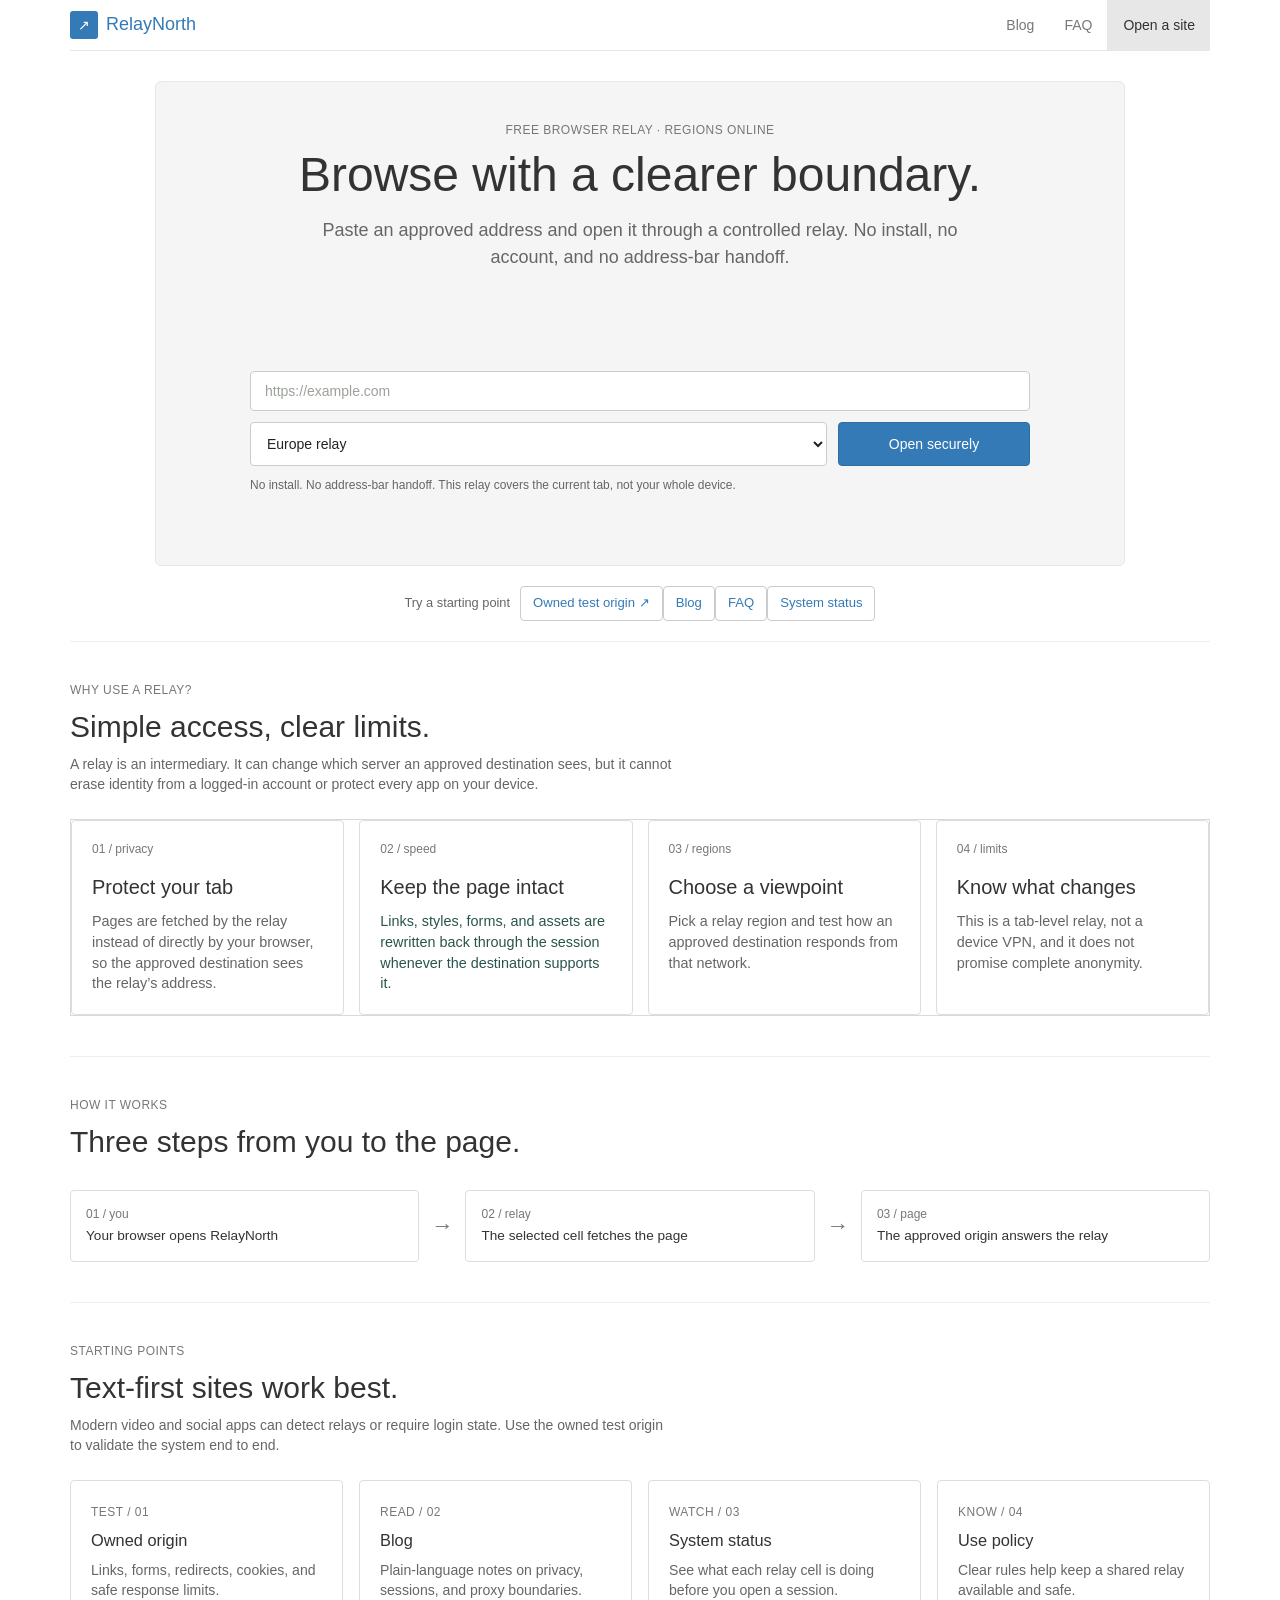
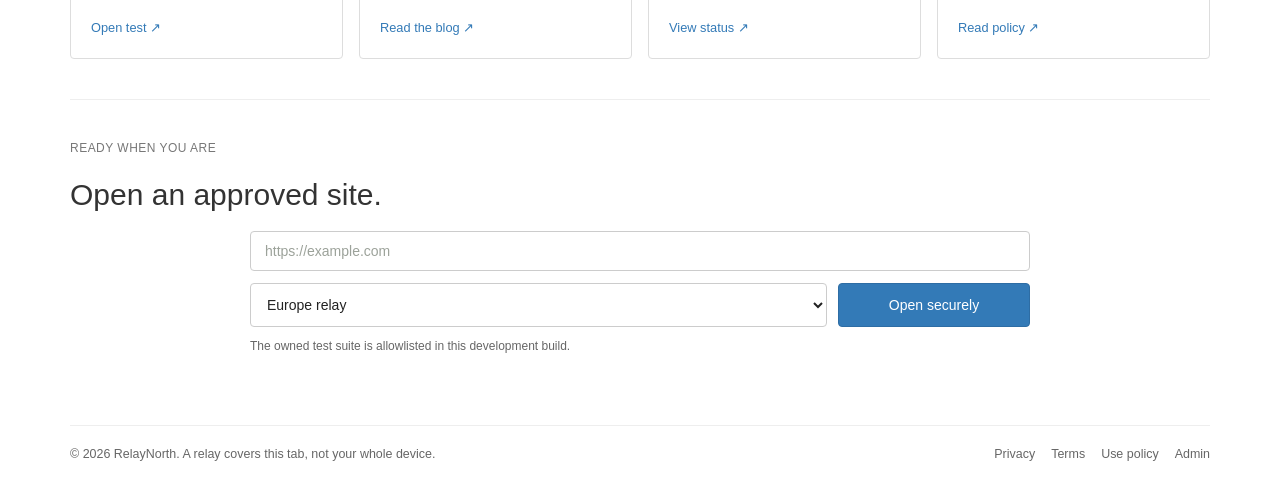
<file: index.html>
<!doctype html>
<html lang="en">
<head>
  <meta charset="utf-8"><meta name="viewport" content="width=device-width, initial-scale=1">
  <title>RelayNorth — a calmer web relay</title>
  <meta name="description" content="Open approved web destinations through a clear, region-aware browser relay.">
  <link rel="stylesheet" href="/styles.css">
</head>
<body>
  <div class="site-shell">
    <header class="topbar"><a class="brand" href="/"><span class="brand-mark">↗</span><span>RelayNorth</span></a><nav class="nav" aria-label="Main navigation"><a href="/blog">Blog</a><a href="/faq">FAQ</a><a class="nav-cta" href="/browse">Open a site</a></nav></header>
    <main>
      <section class="hero"><div><span class="kicker">Free browser relay · regions online</span><h1>Browse with a clearer <em>boundary.</em></h1><p class="hero-copy">Paste an approved address and open it through a controlled relay. No install, no account, and no address-bar handoff.</p></div>
        <form class="relay-form" data-relay-form><label class="url-field"><input name="url" type="url" placeholder="https://example.com" aria-label="Website address" required></label><div class="form-row"><div class="select-wrap"><select name="region" aria-label="Server location"><option value="eu">Europe relay</option><option value="us">United States relay</option><option value="apac">Asia relay</option></select></div><button class="primary-btn" type="submit">Open securely</button></div><p class="fine-print">No install. No address-bar handoff. This relay covers the current tab, not your whole device.</p><p class="form-status" data-form-status role="status"></p></form>
      </section>
      <div class="site-strip"><span>Try a starting point</span><a class="site-chip" href="/browse?url=http%3A%2F%2F127.0.0.1%3A9001%2F" target="_blank" rel="noopener">Owned test origin ↗</a><a class="site-chip" href="/blog">Blog</a><a class="site-chip" href="/faq">FAQ</a><a class="site-chip" href="/status">System status</a></div>
      <section class="section"><div class="section-heading"><span class="kicker">Why use a relay?</span><h2>Simple access, clear limits.</h2><p>A relay is an intermediary. It can change which server an approved destination sees, but it cannot erase identity from a logged-in account or protect every app on your device.</p></div><div class="feature-grid"><article class="feature-card"><span class="feature-index">01 / privacy</span><h3>Protect your tab</h3><p>Pages are fetched by the relay instead of directly by your browser, so the approved destination sees the relay’s address.</p></article><article class="feature-card"><span class="feature-index">02 / speed</span><h3>Keep the page intact</h3><p>Links, styles, forms, and assets are rewritten back through the session whenever the destination supports it.</p></article><article class="feature-card"><span class="feature-index">03 / regions</span><h3>Choose a viewpoint</h3><p>Pick a relay region and test how an approved destination responds from that network.</p></article><article class="feature-card"><span class="feature-index">04 / limits</span><h3>Know what changes</h3><p>This is a tab-level relay, not a device VPN, and it does not promise complete anonymity.</p></article></div></section>
      <section class="section"><div class="section-heading"><span class="kicker">How it works</span><h2>Three steps from you to the page.</h2></div><div class="diagram"><div class="diagram-step"><strong>01 / you</strong>Your browser opens RelayNorth</div><div class="arrow">→</div><div class="diagram-step"><strong>02 / relay</strong>The selected cell fetches the page</div><div class="arrow">→</div><div class="diagram-step"><strong>03 / page</strong>The approved origin answers the relay</div></div></section>
      <section class="section"><div class="section-heading"><span class="kicker">Starting points</span><h2>Text-first sites work best.</h2><p>Modern video and social apps can detect relays or require login state. Use the owned test origin to validate the system end to end.</p></div><div class="supported-grid"><a class="supported-card" href="/browse?url=http%3A%2F%2F127.0.0.1%3A9001%2F" target="_blank" rel="noopener"><span class="eyebrow">Test / 01</span><h3>Owned origin</h3><p>Links, forms, redirects, cookies, and safe response limits.</p><span class="card-arrow">Open test ↗</span></a><a class="supported-card" href="/blog"><span class="eyebrow">Read / 02</span><h3>Blog</h3><p>Plain-language notes on privacy, sessions, and proxy boundaries.</p><span class="card-arrow">Read the blog ↗</span></a><a class="supported-card" href="/status"><span class="eyebrow">Watch / 03</span><h3>System status</h3><p>See what each relay cell is doing before you open a session.</p><span class="card-arrow">View status ↗</span></a><a class="supported-card" href="/acceptable-use"><span class="eyebrow">Know / 04</span><h3>Use policy</h3><p>Clear rules help keep a shared relay available and safe.</p><span class="card-arrow">Read policy ↗</span></a></div></section>
      <section class="cta"><span class="kicker">Ready when you are</span><h2>Open an approved site.</h2><form class="relay-form" data-relay-form><label class="url-field"><input name="url" type="url" placeholder="https://example.com" aria-label="Website address" required></label><div class="form-row"><div class="select-wrap"><select name="region" aria-label="Server location"><option value="eu">Europe relay</option><option value="us">United States relay</option><option value="apac">Asia relay</option></select></div><button class="primary-btn" type="submit">Open securely</button></div><p class="fine-print">The owned test suite is allowlisted in this development build.</p><p class="form-status" data-form-status role="status"></p></form></section>
    </main>
    <footer class="footer"><span>© 2026 RelayNorth. A relay covers this tab, not your whole device.</span><div class="footer-links"><a href="/privacy">Privacy</a><a href="/terms">Terms</a><a href="/acceptable-use">Use policy</a><a href="/admin/">Admin</a></div></footer>
  </div><script src="/config.js"></script><script src="/app.js"></script>
</body></html>
</file>
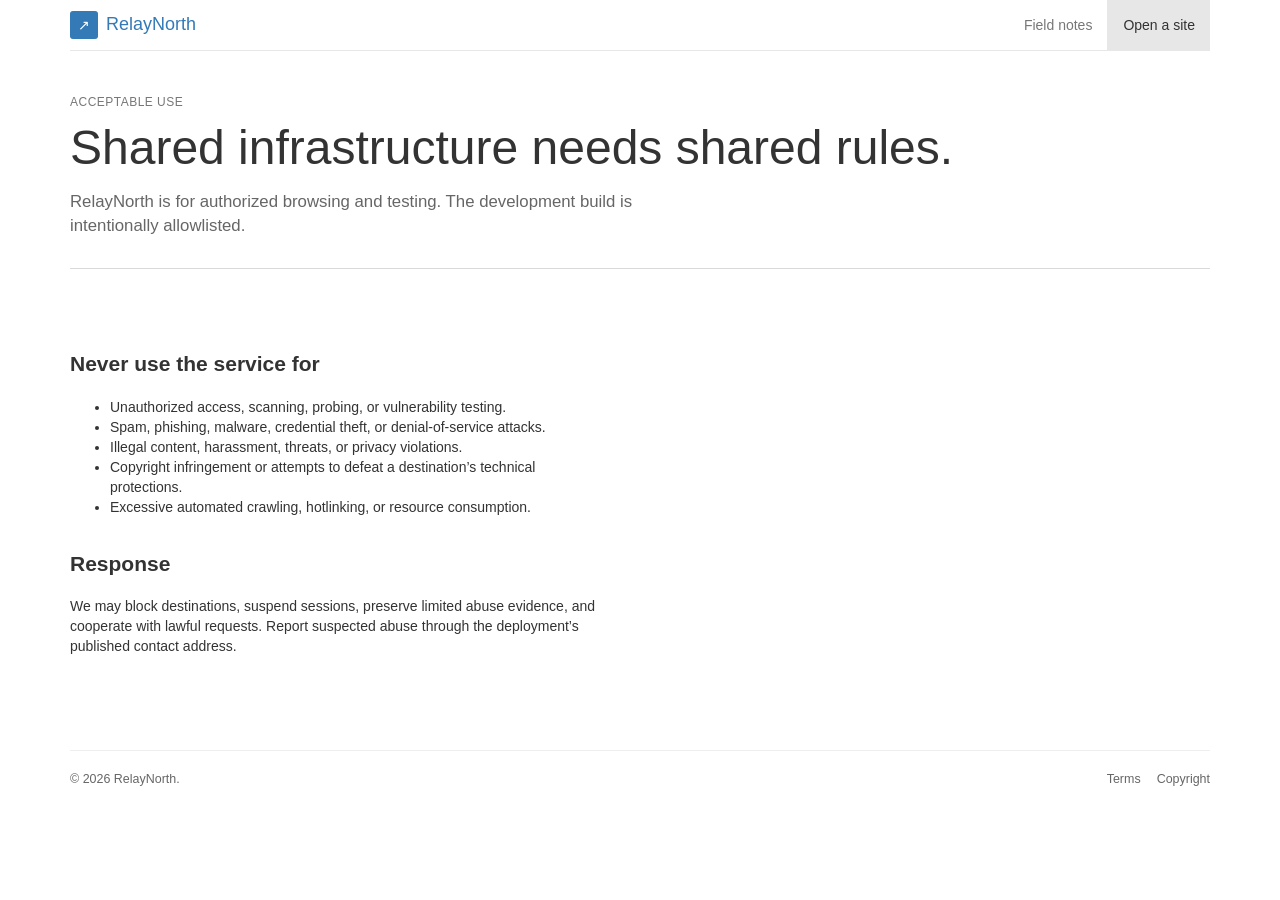
<file: acceptable-use.html>
<!doctype html><html lang="en"><head><meta charset="utf-8"><meta name="viewport" content="width=device-width, initial-scale=1"><title>Acceptable use | RelayNorth</title><link rel="stylesheet" href="/styles.css"></head><body><div class="site-shell"><header class="topbar"><a class="brand" href="/"><span class="brand-mark">↗</span><span>RelayNorth</span></a><nav class="nav"><a href="/blog">Field notes</a><a class="nav-cta" href="/">Open a site</a></nav></header><main><section class="page-intro"><span class="kicker">acceptable use</span><h1>Shared infrastructure needs shared rules.</h1><p>RelayNorth is for authorized browsing and testing. The development build is intentionally allowlisted.</p></section><section class="legal-copy"><h2>Never use the service for</h2><ul><li>Unauthorized access, scanning, probing, or vulnerability testing.</li><li>Spam, phishing, malware, credential theft, or denial-of-service attacks.</li><li>Illegal content, harassment, threats, or privacy violations.</li><li>Copyright infringement or attempts to defeat a destination’s technical protections.</li><li>Excessive automated crawling, hotlinking, or resource consumption.</li></ul><h2>Response</h2><p>We may block destinations, suspend sessions, preserve limited abuse evidence, and cooperate with lawful requests. Report suspected abuse through the deployment’s published contact address.</p></section></main><footer class="footer"><span>© 2026 RelayNorth.</span><div class="footer-links"><a href="/terms">Terms</a><a href="/copyright">Copyright</a></div></footer></div></body></html>
</file>
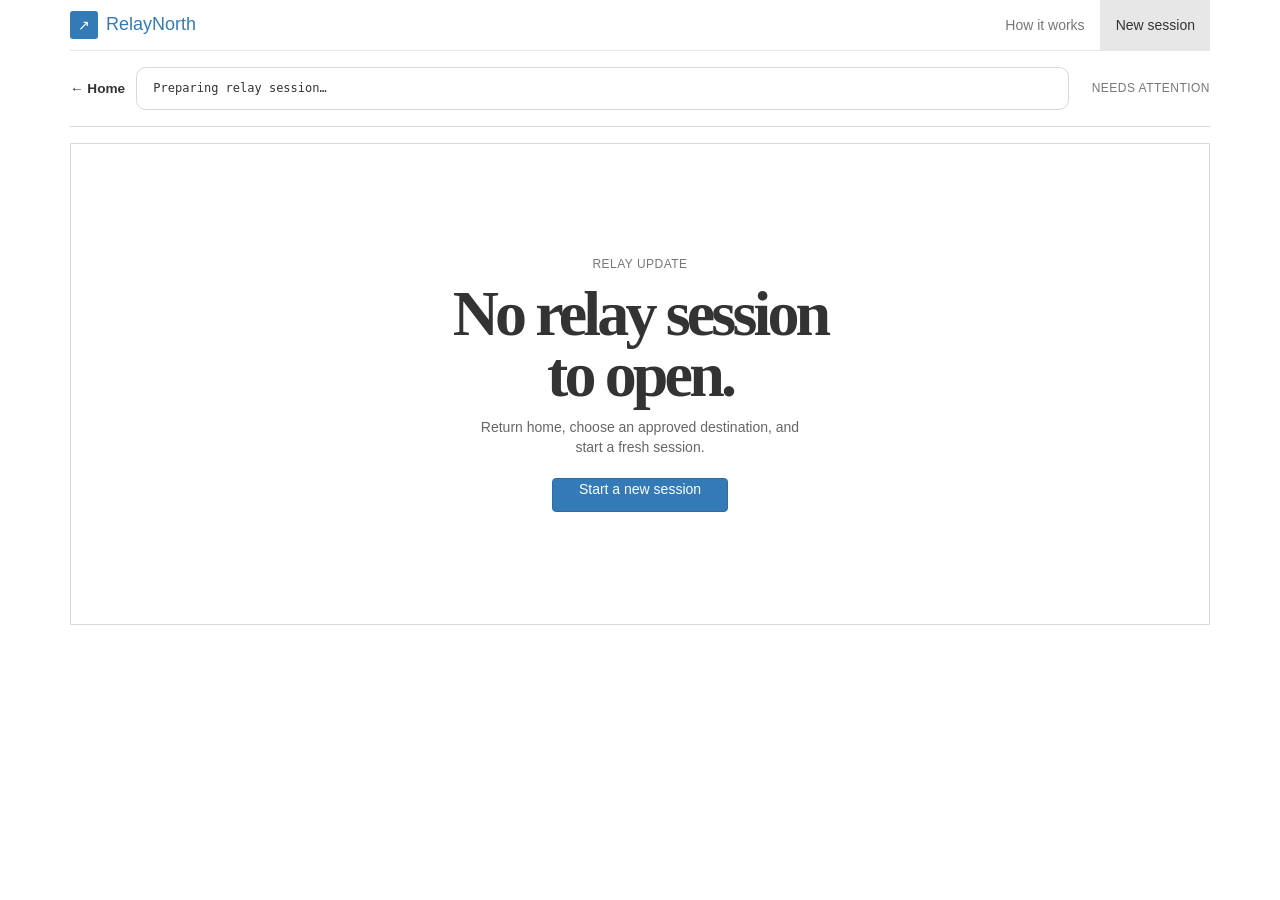
<file: browse.html>
<!doctype html>
<html lang="en">
<head>
  <meta charset="utf-8"><meta name="viewport" content="width=device-width, initial-scale=1"><meta name="referrer" content="no-referrer">
  <title>Open through RelayNorth</title><link rel="stylesheet" href="/styles.css">
  <style>
    body{min-height:100vh}.browser-shell{height:calc(100vh - 90px);display:grid;grid-template-rows:auto 1fr;gap:1rem;padding-bottom:1rem}.browser-toolbar{display:flex;gap:.7rem;align-items:center;padding:1rem 0;border-bottom:1px solid var(--line)}.browser-toolbar a{color:var(--cobalt);font-weight:800;font-size:.85rem}.browser-url{flex:1;min-width:0;padding:.75rem 1rem;border:1px solid var(--line);background:var(--white);border-radius:.6rem;overflow:hidden;text-overflow:ellipsis;white-space:nowrap;font-family:'DM Mono',monospace;font-size:.75rem}.browser-status{white-space:nowrap}.browser-ip{white-space:nowrap;color:var(--muted);font-family:'DM Mono',monospace;font-size:.72rem}.browser-frame{width:100%;height:100%;min-height:60vh;border:1px solid var(--line);background:var(--white);box-shadow:var(--shadow)}.browser-message{display:grid;justify-items:center;gap:.7rem;padding:clamp(3rem,10vw,7rem) 1.5rem;text-align:center;border:1px solid var(--line);background:var(--white)}.browser-message h1{max-width:12ch;margin:0;font-family:'Playfair Display',Georgia,serif;font-size:clamp(2rem,7vw,4rem);line-height:.95;letter-spacing:-.06em}.browser-message p{max-width:42ch;margin:0;color:var(--muted)}.browser-message .primary-btn{min-width:11rem;margin-top:.6rem;padding:0 1rem}.browser-detail{font-family:'DM Mono',monospace;font-size:.72rem;color:var(--muted)}
    @media(max-width:640px){.browser-shell{height:auto;min-height:calc(100vh - 84px)}.browser-toolbar{align-items:stretch;flex-wrap:wrap}.browser-toolbar a{display:inline-flex;align-items:center;min-height:44px}.browser-url{order:3;flex-basis:100%}.browser-status{margin-left:auto}.browser-frame{min-height:68vh}}
  </style>
</head>
<body>
  <div class="site-shell">
    <header class="topbar"><a class="brand" href="/"><span class="brand-mark">↗</span><span>RelayNorth</span></a><nav class="nav" aria-label="Browse navigation"><a href="/faq">How it works</a><a class="nav-cta" href="/">New session</a></nav></header>
    <main class="browser-shell">
      <div class="browser-toolbar"><a href="/">← Home</a><div class="browser-url" id="target-label">Preparing relay session…</div><span class="browser-ip" id="relay-ip"></span><span class="eyebrow browser-status" id="session-label" role="status">checking</span></div>
      <div id="frame-area"><div class="browser-message"><span class="kicker">Regional relay</span><h1>Opening your tab…</h1><p>Only approved test origins are enabled in this build.</p></div></div>
    </main>
  </div>
  <script src="/config.js"></script>
  <script>
    // Same-origin by default; window.__API_BASE__ (config.js) points at the
    // backend when the site is hosted separately.
    const API_BASE = (typeof window !== 'undefined' && window.__API_BASE__) || '';
    const params = new URLSearchParams(location.search);
    let session = params.get('session');
    let token = params.get('token');
    const target = params.get('url');
    const region = params.get('region') || 'eu';
    const label = document.querySelector('#target-label');
    const sessionLabel = document.querySelector('#session-label');
    const relayIpLabel = document.querySelector('#relay-ip');
    const area = document.querySelector('#frame-area');
    let frameTimer;
    let statusTimer;

    function escapeHtml(value = '') {
      return String(value).replace(/[&<>"']/g, character => ({'&':'&amp;','<':'&lt;','>':'&gt;','"':'&quot;',"'":'&#39;'}[character]));
    }

    const messages = {
      missing: ['No relay session to open.', 'Return home, choose an approved destination, and start a fresh session.'],
      expired: ['This session has expired.', 'Sessions are short-lived by design. Start a new session to continue safely.'],
      blocked: ['This destination is not available.', 'RelayNorth only opens approved HTTPS test origins in this build.'],
      unavailable: ['This relay cell is unavailable.', 'Your session is pinned to its original cell. Start again after the operator brings it back.'],
      failed: ['The page did not load.', 'The destination may be slow, unavailable, or incompatible with this tab-level relay.'],
    };

    function showMessage(kind, detail = '') {
      const copy = messages[kind] || messages.failed;
      sessionLabel.textContent = kind === 'expired' ? 'expired' : 'needs attention';
      area.innerHTML = `<div class="browser-message"><span class="kicker">Relay update</span><h1>${copy[0]}</h1><p>${copy[1]}</p>${detail ? `<span class="browser-detail">${escapeHtml(detail)}</span>` : ''}<a class="primary-btn" href="/">Start a new session</a></div>`;
    }

    function updateCountdown(expiresAt) {
      const remaining = Math.max(0, Number(expiresAt) - Math.floor(Date.now() / 1000));
      if (!remaining) { clearInterval(statusTimer); clearTimeout(frameTimer); showMessage('expired'); return false; }
      const minutes = Math.floor(remaining / 60);
      sessionLabel.textContent = `active · ${minutes}m left`;
      return true;
    }

    async function ensureSession() {
      // Direct /browse?url=… links (e.g. the "starting point" chips) arrive
      // without a session; create one server-side so the shortcut still works.
      if (session && token) return true;
      if (!target) return false;
      const created = await fetch(API_BASE + '/api/v1/sessions', {
        method: 'POST', headers: {'Content-Type': 'application/json'},
        body: JSON.stringify({ url: target, region })
      });
      const info = await created.json().catch(() => ({}));
      if (!created.ok) throw new Error(info.detail || 'Session could not be created.');
      session = info.session_id;
      token = info.session_token;
      return true;
    }

    async function checkSession() {
      if (!target) { showMessage('missing'); return; }
      label.textContent = target;
      try {
        if (!(await ensureSession())) { showMessage('missing'); return; }
        const response = await fetch(`${API_BASE}/api/v1/sessions/${encodeURIComponent(session)}/status`, {headers:{Accept:'application/json'}});
        const data = await response.json().catch(() => ({}));
        if (!response.ok) throw new Error(data.detail || 'Session status could not be checked.');
        if (data.egress_ip) relayIpLabel.textContent = `relay IP ${data.egress_ip}`;
        if (!updateCountdown(data.expires_at)) return;
        const frame = document.createElement('iframe');
        frame.className = 'browser-frame'; frame.title = 'Relayed website'; frame.setAttribute('sandbox','allow-forms allow-scripts');
        frame.addEventListener('load', () => { clearTimeout(frameTimer); sessionLabel.textContent = 'relay connected'; });
        frame.addEventListener('error', () => { clearTimeout(frameTimer); showMessage('failed'); });
        frame.src = `${API_BASE}/api/v1/proxy/${encodeURIComponent(session)}?token=${encodeURIComponent(token)}&url=${encodeURIComponent(target)}`;
        area.replaceChildren(frame);
        frameTimer = setTimeout(() => showMessage('failed', 'The relay did not respond within 12 seconds.'), 12000);
        statusTimer = setInterval(() => updateCountdown(data.expires_at), 15000);
      } catch (error) {
        const kind = /expired|not found/i.test(error.message) ? 'expired' : /unavailable|pinned/i.test(error.message) ? 'unavailable' : /approved|destination|scheme|origin/i.test(error.message) ? 'blocked' : 'failed';
        showMessage(kind, error.message);
      }
    }
    checkSession();
  </script>
</body>
</html>
</file>
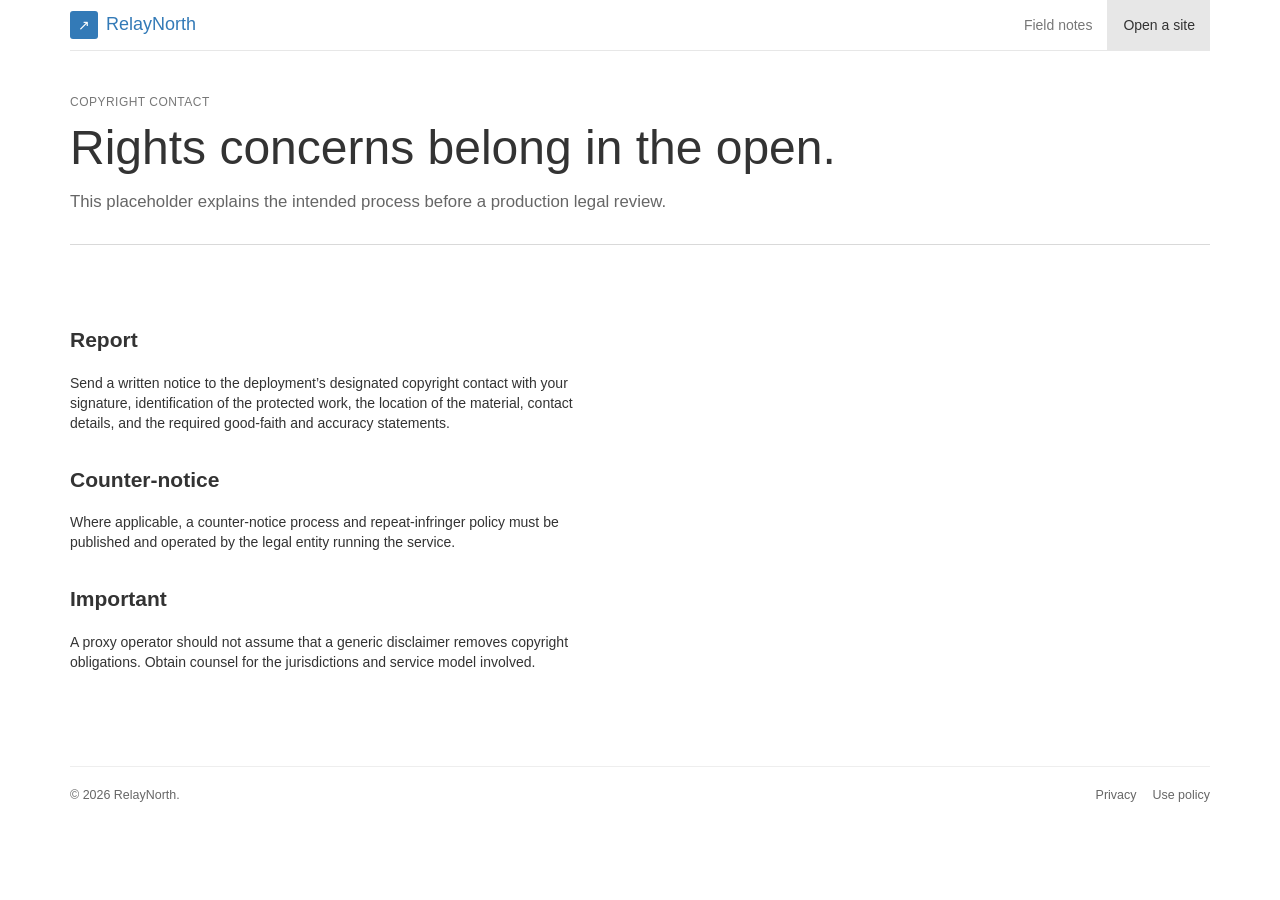
<file: copyright.html>
<!doctype html><html lang="en"><head><meta charset="utf-8"><meta name="viewport" content="width=device-width, initial-scale=1"><title>Copyright | RelayNorth</title><link rel="stylesheet" href="/styles.css"></head><body><div class="site-shell"><header class="topbar"><a class="brand" href="/"><span class="brand-mark">↗</span><span>RelayNorth</span></a><nav class="nav"><a href="/blog">Field notes</a><a class="nav-cta" href="/">Open a site</a></nav></header><main><section class="page-intro"><span class="kicker">copyright contact</span><h1>Rights concerns belong in the open.</h1><p>This placeholder explains the intended process before a production legal review.</p></section><section class="legal-copy"><h2>Report</h2><p>Send a written notice to the deployment’s designated copyright contact with your signature, identification of the protected work, the location of the material, contact details, and the required good-faith and accuracy statements.</p><h2>Counter-notice</h2><p>Where applicable, a counter-notice process and repeat-infringer policy must be published and operated by the legal entity running the service.</p><h2>Important</h2><p>A proxy operator should not assume that a generic disclaimer removes copyright obligations. Obtain counsel for the jurisdictions and service model involved.</p></section></main><footer class="footer"><span>© 2026 RelayNorth.</span><div class="footer-links"><a href="/privacy">Privacy</a><a href="/acceptable-use">Use policy</a></div></footer></div></body></html>
</file>
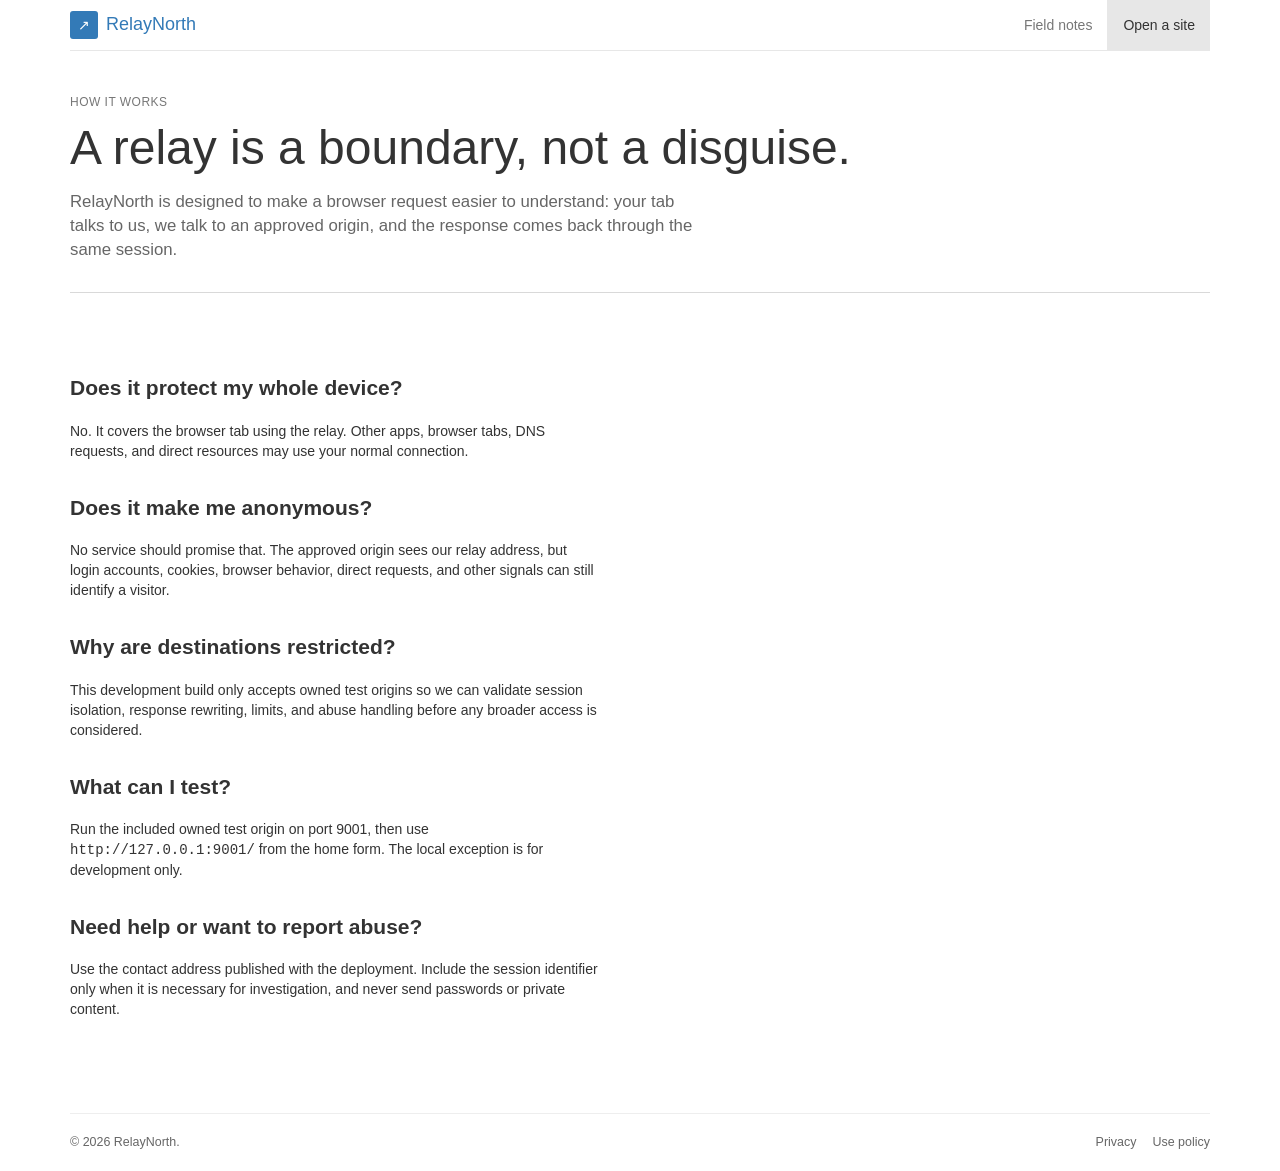
<file: faq.html>
<!doctype html><html lang="en"><head><meta charset="utf-8"><meta name="viewport" content="width=device-width, initial-scale=1"><title>How RelayNorth works</title><link rel="stylesheet" href="/styles.css"></head><body><div class="site-shell"><header class="topbar"><a class="brand" href="/"><span class="brand-mark">↗</span><span>RelayNorth</span></a><nav class="nav"><a href="/blog">Field notes</a><a class="nav-cta" href="/">Open a site</a></nav></header><main><section class="page-intro"><span class="kicker">how it works</span><h1>A relay is a boundary, not a disguise.</h1><p>RelayNorth is designed to make a browser request easier to understand: your tab talks to us, we talk to an approved origin, and the response comes back through the same session.</p></section><section class="legal-copy"><h2>Does it protect my whole device?</h2><p>No. It covers the browser tab using the relay. Other apps, browser tabs, DNS requests, and direct resources may use your normal connection.</p><h2>Does it make me anonymous?</h2><p>No service should promise that. The approved origin sees our relay address, but login accounts, cookies, browser behavior, direct requests, and other signals can still identify a visitor.</p><h2>Why are destinations restricted?</h2><p>This development build only accepts owned test origins so we can validate session isolation, response rewriting, limits, and abuse handling before any broader access is considered.</p><h2>What can I test?</h2><p>Run the included owned test origin on port 9001, then use <code>http://127.0.0.1:9001/</code> from the home form. The local exception is for development only.</p><h2>Need help or want to report abuse?</h2><p>Use the contact address published with the deployment. Include the session identifier only when it is necessary for investigation, and never send passwords or private content.</p></section></main><footer class="footer"><span>© 2026 RelayNorth.</span><div class="footer-links"><a href="/privacy">Privacy</a><a href="/acceptable-use">Use policy</a></div></footer></div></body></html>
</file>
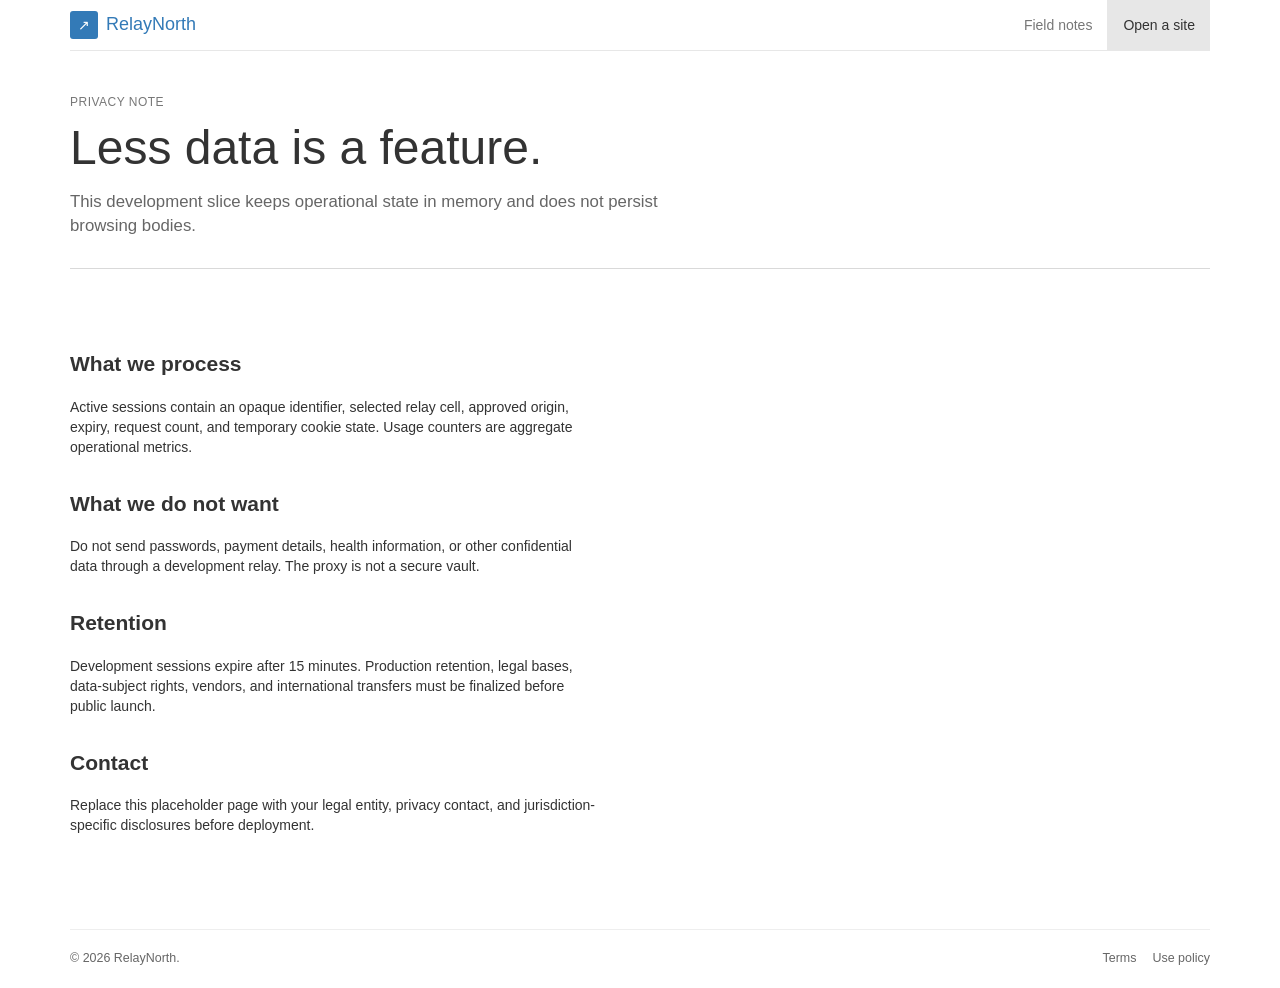
<file: privacy.html>
<!doctype html><html lang="en"><head><meta charset="utf-8"><meta name="viewport" content="width=device-width, initial-scale=1"><title>Privacy | RelayNorth</title><link rel="stylesheet" href="/styles.css"></head><body><div class="site-shell"><header class="topbar"><a class="brand" href="/"><span class="brand-mark">↗</span><span>RelayNorth</span></a><nav class="nav"><a href="/blog">Field notes</a><a class="nav-cta" href="/">Open a site</a></nav></header><main><section class="page-intro"><span class="kicker">privacy note</span><h1>Less data is a feature.</h1><p>This development slice keeps operational state in memory and does not persist browsing bodies.</p></section><section class="legal-copy"><h2>What we process</h2><p>Active sessions contain an opaque identifier, selected relay cell, approved origin, expiry, request count, and temporary cookie state. Usage counters are aggregate operational metrics.</p><h2>What we do not want</h2><p>Do not send passwords, payment details, health information, or other confidential data through a development relay. The proxy is not a secure vault.</p><h2>Retention</h2><p>Development sessions expire after 15 minutes. Production retention, legal bases, data-subject rights, vendors, and international transfers must be finalized before public launch.</p><h2>Contact</h2><p>Replace this placeholder page with your legal entity, privacy contact, and jurisdiction-specific disclosures before deployment.</p></section></main><footer class="footer"><span>© 2026 RelayNorth.</span><div class="footer-links"><a href="/terms">Terms</a><a href="/acceptable-use">Use policy</a></div></footer></div></body></html>
</file>
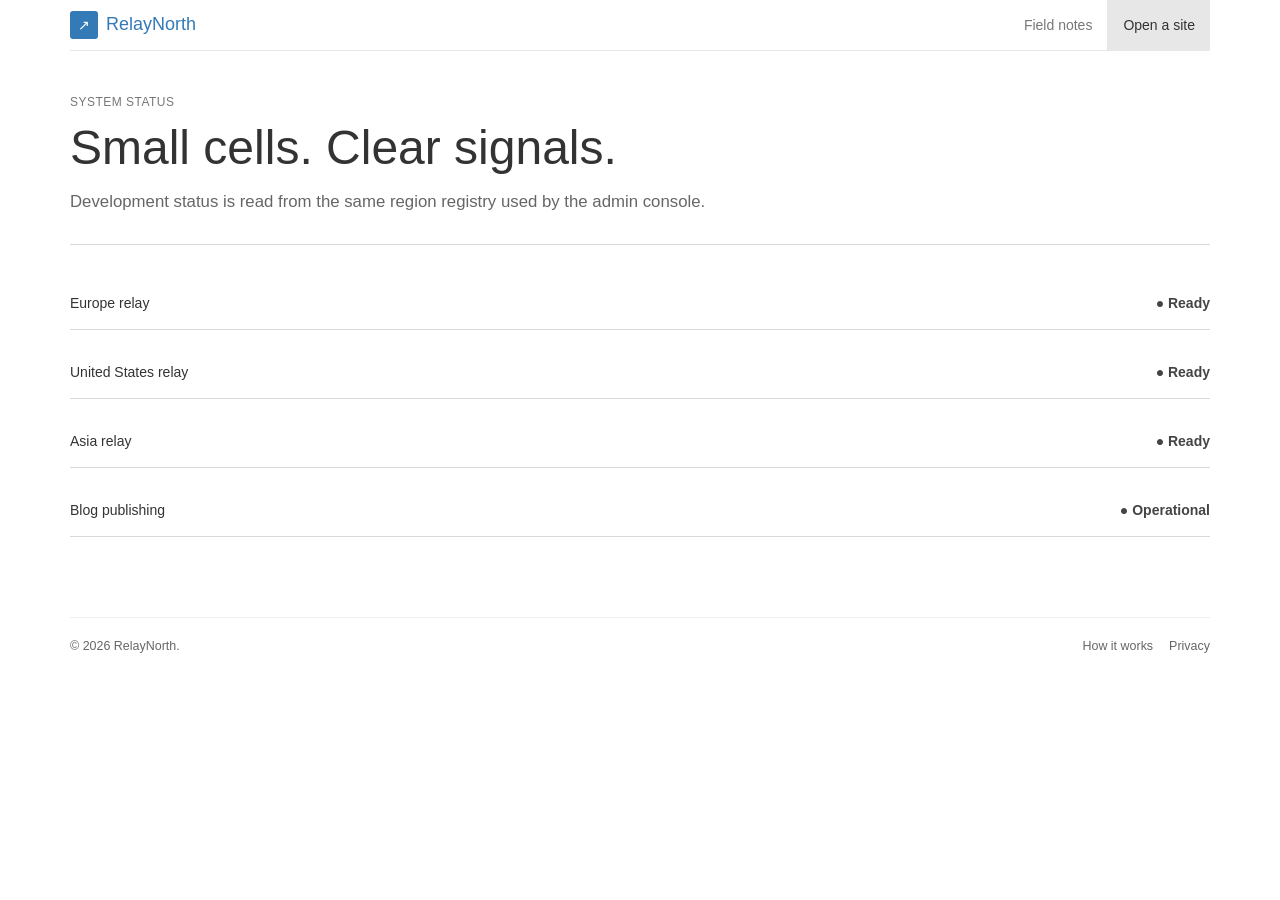
<file: status.html>
<!doctype html><html lang="en"><head><meta charset="utf-8"><meta name="viewport" content="width=device-width, initial-scale=1"><title>Status | RelayNorth</title><link rel="stylesheet" href="/styles.css"></head><body><div class="site-shell"><header class="topbar"><a class="brand" href="/"><span class="brand-mark">↗</span><span>RelayNorth</span></a><nav class="nav"><a href="/blog">Field notes</a><a class="nav-cta" href="/">Open a site</a></nav></header><main><section class="page-intro"><span class="kicker">system status</span><h1>Small cells. Clear signals.</h1><p>Development status is read from the same region registry used by the admin console.</p></section><section class="status-grid"><div class="status-item"><span>Europe relay</span><span class="status-dot">● Ready</span></div><div class="status-item"><span>United States relay</span><span class="status-dot">● Ready</span></div><div class="status-item"><span>Asia relay</span><span class="status-dot">● Ready</span></div><div class="status-item"><span>Blog publishing</span><span class="status-dot">● Operational</span></div></section></main><footer class="footer"><span>© 2026 RelayNorth.</span><div class="footer-links"><a href="/faq">How it works</a><a href="/privacy">Privacy</a></div></footer></div></body></html>
</file>
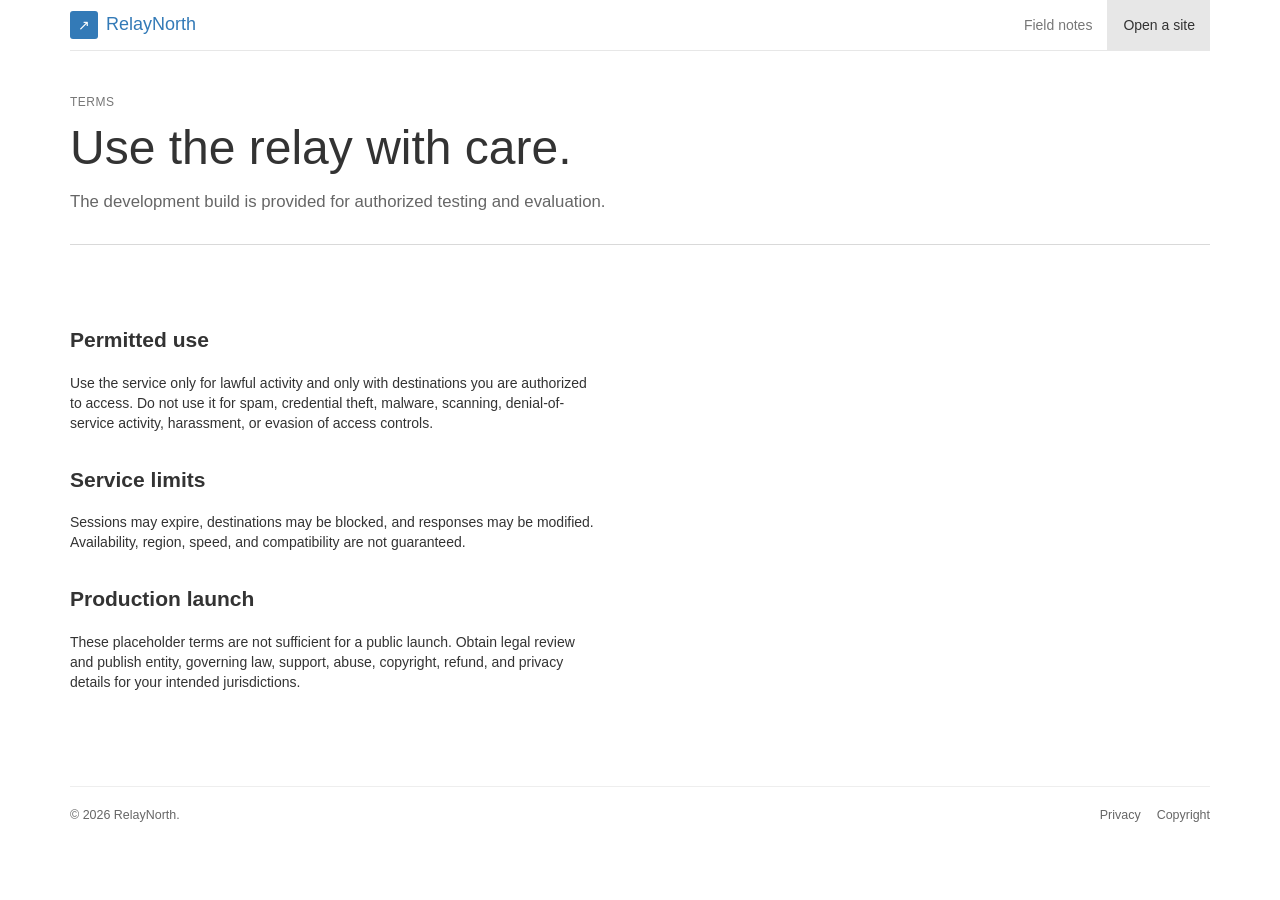
<file: terms.html>
<!doctype html><html lang="en"><head><meta charset="utf-8"><meta name="viewport" content="width=device-width, initial-scale=1"><title>Terms | RelayNorth</title><link rel="stylesheet" href="/styles.css"></head><body><div class="site-shell"><header class="topbar"><a class="brand" href="/"><span class="brand-mark">↗</span><span>RelayNorth</span></a><nav class="nav"><a href="/blog">Field notes</a><a class="nav-cta" href="/">Open a site</a></nav></header><main><section class="page-intro"><span class="kicker">terms</span><h1>Use the relay with care.</h1><p>The development build is provided for authorized testing and evaluation.</p></section><section class="legal-copy"><h2>Permitted use</h2><p>Use the service only for lawful activity and only with destinations you are authorized to access. Do not use it for spam, credential theft, malware, scanning, denial-of-service activity, harassment, or evasion of access controls.</p><h2>Service limits</h2><p>Sessions may expire, destinations may be blocked, and responses may be modified. Availability, region, speed, and compatibility are not guaranteed.</p><h2>Production launch</h2><p>These placeholder terms are not sufficient for a public launch. Obtain legal review and publish entity, governing law, support, abuse, copyright, refund, and privacy details for your intended jurisdictions.</p></section></main><footer class="footer"><span>© 2026 RelayNorth.</span><div class="footer-links"><a href="/privacy">Privacy</a><a href="/copyright">Copyright</a></div></footer></div></body></html>
</file>
<file: styles.css>
:root {
  --paper: #f7f7f7;
  --paper-deep: #ededed;
  --ink: #222;
  --muted: #666;
  --line: #d9d9d9;
  --sea: #eeeeee;
  --sea-deep: #444;
  --coral: #333;
  --cobalt: #333;
  --white: #fff;
  --shadow: 0 2px 8px rgba(0, 0, 0, .06);
}

* { box-sizing: border-box; }
html { scroll-behavior: smooth; }
body { margin: 0; background: var(--paper); color: var(--ink); font-family: system-ui, -apple-system, BlinkMacSystemFont, "Segoe UI", sans-serif; font-size: 1rem; line-height: 1.6; }
a { color: inherit; text-decoration: none; }
button, input, select { font: inherit; }
button, a, input, select { -webkit-tap-highlight-color: transparent; }
.site-shell { width: min(1180px, 100%); margin: 0 auto; padding: 0 1.15rem; }
.topbar { display: flex; align-items: center; justify-content: space-between; gap: 1rem; padding: 1.2rem 0; }
.brand { display: inline-flex; align-items: center; gap: .65rem; font-weight: 800; letter-spacing: -.04em; }
.brand-mark { display: grid; place-items: center; width: 2.4rem; height: 2.4rem; border: 1px solid var(--ink); border-radius: 50% 50% 50% 12%; background: var(--coral); color: var(--ink); transform: rotate(-9deg); font-family: Georgia, serif; font-size: 1.25rem; }
.brand span:last-child { font-size: 1.05rem; }
.nav { display: flex; align-items: center; gap: .25rem; }
.nav a { min-height: 44px; display: grid; place-items: center; padding: .55rem .85rem; color: var(--muted); font-size: .9rem; font-weight: 700; border-radius: 999px; }
.nav a:hover, .nav a:focus-visible { background: var(--white); color: var(--ink); outline: none; }
.nav .nav-cta { background: var(--ink); color: var(--paper); }

.hero { position: relative; display: grid; gap: 2rem; padding: 5rem 0 4rem; overflow: hidden; }
.hero::after { content: ''; position: absolute; right: -12rem; top: 1rem; z-index: -1; width: 29rem; height: 29rem; border: 1px solid rgba(46, 89, 186, .2); border-radius: 50%; box-shadow: 0 0 0 2.5rem rgba(46, 89, 186, .045), 0 0 0 5.5rem rgba(46, 89, 186, .035); }
.kicker, .eyebrow { color: var(--sea-deep); font-family: 'DM Mono', monospace; font-size: .72rem; font-weight: 500; letter-spacing: .08em; text-transform: uppercase; }
.hero h1 { max-width: 11ch; margin: 0; font-family: 'Playfair Display', Georgia, serif; font-size: clamp(3.35rem, 12vw, 7.5rem); line-height: .92; letter-spacing: -.07em; }
.hero h1 em { color: var(--cobalt); font-style: normal; }
.hero-copy { max-width: 32rem; margin: 0; color: var(--muted); font-size: 1.05rem; }
.relay-form { display: grid; gap: .7rem; max-width: 54rem; padding: .7rem; border: 1px solid var(--line); border-radius: 1.2rem; background: rgba(255, 253, 248, .7); box-shadow: var(--shadow); }
.url-field { display: flex; align-items: center; min-height: 3.5rem; padding: 0 .95rem; background: var(--white); border-radius: .8rem; }
.url-prefix { color: var(--coral); font-family: 'DM Mono', monospace; font-size: .82rem; font-weight: 500; }
.url-field input { width: 100%; min-width: 0; border: 0; outline: 0; background: transparent; color: var(--ink); }
.url-field input::placeholder { color: #9ca29a; }
.form-row { display: grid; gap: .7rem; }
.select-wrap { position: relative; }
.select-wrap select { width: 100%; min-height: 3rem; padding: 0 1rem; border: 1px solid var(--line); border-radius: .7rem; background: var(--paper); color: var(--ink); appearance: none; }
.select-wrap::after { content: '⌄'; position: absolute; right: 1rem; top: .45rem; pointer-events: none; color: var(--muted); }
.primary-btn { min-height: 3rem; border: 0; border-radius: .7rem; background: var(--ink); color: var(--paper); cursor: pointer; font-weight: 800; transition: transform .2s ease, background .2s ease; }
.primary-btn:hover, .primary-btn:focus-visible { background: var(--cobalt); transform: translateY(-2px); outline: none; }
.fine-print { margin: 0; color: var(--muted); font-size: .8rem; }
.form-status { min-height: 1.2rem; margin: 0; color: var(--coral); font-size: .85rem; font-weight: 700; }
.form-status[data-state="success"] { color: var(--sea-deep); }
.form-status[data-state="error"] { padding: .65rem .8rem; border: 1px solid rgba(251,120,91,.35); border-radius: .55rem; background: #fff1ed; }

.site-strip { display: flex; flex-wrap: wrap; gap: .55rem; align-items: center; padding: 1.1rem 0 4rem; border-bottom: 1px solid var(--line); }
.site-strip > span { margin-right: .5rem; color: var(--muted); font-size: .8rem; }
.site-chip { min-height: 44px; display: inline-flex; align-items: center; padding: .55rem .85rem; border: 1px solid var(--line); border-radius: 999px; background: rgba(255, 253, 248, .42); font-size: .82rem; font-weight: 800; transition: border .2s ease, background .2s ease; }
.site-chip:hover, .site-chip:focus-visible { border-color: var(--ink); background: var(--sea); outline: none; }

.section { padding: 5rem 0; border-bottom: 1px solid var(--line); }
.section-heading { display: grid; gap: .7rem; margin-bottom: 2rem; }
.section-heading h2 { max-width: 13ch; margin: 0; font-family: 'Playfair Display', Georgia, serif; font-size: clamp(2.1rem, 6vw, 4.5rem); line-height: .98; letter-spacing: -.055em; }
.section-heading p { max-width: 38rem; margin: 0; color: var(--muted); }
.feature-grid { display: grid; gap: 1px; overflow: hidden; border: 1px solid var(--line); background: var(--line); }
.feature-card { min-height: 15rem; padding: 1.35rem; background: var(--paper); }
.feature-card:nth-child(2) { background: var(--sea); }
.feature-card:nth-child(3) { background: var(--white); }
.feature-index { display: block; margin-bottom: 3rem; color: var(--cobalt); font-family: 'DM Mono', monospace; font-size: .75rem; }
.feature-card h3 { margin: 0 0 .6rem; font-size: 1.25rem; letter-spacing: -.04em; }
.feature-card p { max-width: 30rem; margin: 0; color: var(--muted); font-size: .9rem; }
.feature-card:nth-child(2) p { color: #29554c; }
.diagram { display: grid; grid-template-columns: 1fr; gap: .75rem; align-items: center; margin-top: 2rem; }
.diagram-step { padding: 1rem; border: 1px solid var(--line); background: var(--white); font-size: .85rem; font-weight: 800; }
.diagram-step strong { display: block; margin-bottom: .2rem; color: var(--coral); font-family: 'DM Mono', monospace; font-size: .7rem; }
.arrow { color: var(--cobalt); font-size: 1.4rem; text-align: center; }

.supported-grid, .article-grid { display: grid; gap: 1rem; }
.supported-card, .article-card { display: block; padding: 1.3rem; border: 1px solid var(--line); background: var(--white); transition: transform .2s ease, box-shadow .2s ease; }
.supported-card:hover, .article-card:hover, .supported-card:focus-visible, .article-card:focus-visible { transform: translateY(-4px); box-shadow: 0 15px 30px rgba(40, 43, 35, .08); outline: none; }
.supported-card h3, .article-card h2 { margin: .45rem 0 .5rem; letter-spacing: -.045em; }
.supported-card p, .article-card p { margin: 0; color: var(--muted); font-size: .88rem; }
.card-arrow { display: inline-block; margin-top: 1.2rem; color: var(--cobalt); font-size: .8rem; font-weight: 800; }

.cta { display: grid; gap: 1.3rem; padding: 2rem 0 5rem; }
.cta h2 { max-width: 12ch; margin: 0; font-family: 'Playfair Display', Georgia, serif; font-size: clamp(2.5rem, 8vw, 5rem); line-height: .95; letter-spacing: -.06em; }
.footer { display: flex; flex-wrap: wrap; justify-content: space-between; gap: 1.5rem; padding: 1.5rem 0 2.2rem; color: var(--muted); font-size: .78rem; }
.footer-links { display: flex; flex-wrap: wrap; gap: 1rem; }
.footer a:hover { color: var(--ink); }

.page-intro { padding: 4rem 0 3rem; border-bottom: 1px solid var(--line); }
.page-intro h1 { max-width: 14ch; margin: .65rem 0 1rem; font-family: 'Playfair Display', Georgia, serif; font-size: clamp(2.9rem, 8vw, 6rem); line-height: .95; letter-spacing: -.065em; }
.page-intro p { max-width: 40rem; margin: 0; color: var(--muted); font-size: 1.05rem; }
.article-card h2 { font-family: 'Playfair Display', Georgia, serif; font-size: clamp(1.55rem, 4vw, 2.25rem); line-height: 1; }
.article-card { min-height: 15rem; }
.article-shell { max-width: 48rem; margin: 0 auto; padding: 4rem 0 5rem; }
.article-shell h1 { margin: .65rem 0 1rem; font-family: 'Playfair Display', Georgia, serif; font-size: clamp(2.8rem, 8vw, 6rem); line-height: .94; letter-spacing: -.065em; }
.article-meta { color: var(--muted); font-family: 'DM Mono', monospace; font-size: .75rem; }
.article-lede { color: var(--muted); font-size: 1.15rem; }
.article-body { margin-top: 3rem; }
.article-body h1, .article-body h2, .article-body h3 { margin: 2.1rem 0 .7rem; line-height: 1.05; letter-spacing: -.04em; }
.article-body h2 { font-size: 1.8rem; }
.article-body p, .article-body li { max-width: 68ch; color: #4b514d; }
.article-body a { color: var(--cobalt); text-decoration: underline; text-decoration-thickness: 2px; }
.article-body code { padding: .2rem .35rem; background: var(--paper-deep); font-family: 'DM Mono', monospace; font-size: .85em; }
.article-body blockquote { margin: 1.5rem 0; padding: 1rem 1.2rem; border-left: 4px solid var(--coral); background: var(--white); }
.legal-copy { max-width: 68ch; padding: 3rem 0 5rem; }
.legal-copy h2 { margin-top: 2rem; }
.status-grid { display: grid; gap: 1rem; padding: 2rem 0 5rem; }
.status-item { display: flex; justify-content: space-between; gap: 1rem; padding: 1rem 0; border-bottom: 1px solid var(--line); }
.status-dot { color: var(--sea-deep); font-weight: 800; }

@media (min-width: 640px) {
  .site-shell { padding: 0 2rem; }
  .form-row { grid-template-columns: 1fr 12rem; }
  .form-row .primary-btn { grid-column: 2; }
  .supported-grid, .article-grid { grid-template-columns: repeat(2, 1fr); }
  .diagram { grid-template-columns: 1fr auto 1fr auto 1fr; }
}

@media (min-width: 768px) {
  .hero { grid-template-columns: 1.2fr .8fr; align-items: end; min-height: 40rem; }
  .hero-copy { align-self: center; padding-bottom: 3rem; }
  .relay-form { grid-column: 1 / -1; }
  .feature-grid { grid-template-columns: repeat(3, 1fr); }
  .feature-card { padding: 1.6rem; }
}

@media (min-width: 1024px) {
  .site-shell { padding: 0 2.5rem; }
  .topbar { padding-top: 1.5rem; }
  .section { padding: 7rem 0; }
  .supported-grid { grid-template-columns: repeat(4, 1fr); }
}

/* Neutral presentation: keep the product easy to scan and intentionally unbranded. */
.brand-mark { border-radius: .25rem; background: var(--ink); color: var(--white); transform: none; font-family: inherit; }
.nav a { border-radius: .25rem; }
.nav a:hover, .nav a:focus-visible { background: var(--paper-deep); }
.nav .nav-cta { background: var(--ink); color: var(--white); }
.hero::after { display: none; }
.hero h1, .section-heading h2, .cta h2, .page-intro h1, .article-card h2, .article-shell h1 { font-family: inherit; letter-spacing: -.025em; }
.hero h1 { max-width: 18ch; font-size: clamp(2.25rem, 7vw, 4.25rem); line-height: 1.05; }
.hero h1 em { color: inherit; }
.relay-form { border-radius: .25rem; background: var(--white); box-shadow: none; }
.url-field, .select-wrap select { border-radius: .2rem; }
.url-prefix, .kicker, .eyebrow { font-family: inherit; }
.url-prefix { color: var(--muted); }
.primary-btn { border: 1px solid var(--ink); border-radius: .2rem; background: var(--ink); color: var(--white); transition: background .15s ease; }
.primary-btn:hover, .primary-btn:focus-visible { background: #555; transform: none; }
.site-chip { border-radius: .25rem; background: var(--white); }
.site-chip:hover, .site-chip:focus-visible { border-color: var(--ink); background: var(--paper-deep); }
.feature-grid { background: var(--line); }
.feature-card, .feature-card:nth-child(2), .feature-card:nth-child(3) { background: var(--white); }
.feature-index, .arrow, .card-arrow { color: var(--muted); font-family: inherit; }
.supported-card, .article-card { transition: border-color .15s ease, background .15s ease; }
.supported-card:hover, .article-card:hover, .supported-card:focus-visible, .article-card:focus-visible { transform: none; box-shadow: none; background: var(--paper); }
.article-meta, .article-body code { font-family: inherit; }
.article-body blockquote { border-left-color: var(--line); background: var(--paper-deep); }

/* Reference-shaped landing layout: centered hero, one clear action, and simple information blocks. */
.hero { grid-template-columns: 1fr; max-width: 54rem; min-height: 0; margin: 0 auto; padding-top: 5rem; text-align: center; }
.hero > div { display: grid; justify-items: center; }
.hero-copy { max-width: 38rem; }
.relay-form { width: 100%; text-align: left; }
.site-strip { justify-content: center; }
.feature-card:nth-child(n) { background: var(--white); }

@media (min-width: 1024px) {
  .feature-grid { grid-template-columns: repeat(4, 1fr); }
}

/* Bootstrap 3-era presentation: familiar controls, compact spacing, no motion. */
*, *::before, *::after { transition: none !important; animation: none !important; transform: none !important; }
html { scroll-behavior: auto; }
body { background: #fff; color: #333; font-family: "Helvetica Neue", Helvetica, Arial, sans-serif; font-size: 14px; line-height: 1.42857143; }
.site-shell { width: 100%; max-width: none; padding: 0 15px; }
.topbar { min-height: 50px; padding: 0; border-bottom: 1px solid #e7e7e7; }
.brand { gap: 8px; color: #337ab7; font-weight: 400; letter-spacing: normal; }
.brand-mark { width: 28px; height: 28px; border: 0; border-radius: 3px; background: #337ab7; color: #fff; font-size: 14px; }
.brand span:last-child { font-size: 18px; }
.nav { gap: 0; }
.nav a { min-height: 50px; padding: 15px; border-radius: 0; color: #777; font-size: 14px; font-weight: 400; }
.nav a:hover, .nav a:focus-visible, .nav .nav-cta { background: #e7e7e7; color: #333; }
.nav .nav-cta { border-left: 1px solid #e7e7e7; }
.hero { max-width: 970px; margin: 30px auto 0; padding: 40px 30px; background: #f5f5f5; border: 1px solid #e7e7e7; border-radius: 6px; text-align: center; }
.hero h1 { max-width: none; margin: 10px 0 15px; font-size: clamp(2rem, 5vw, 3rem); font-weight: 500; line-height: 1.1; letter-spacing: normal; }
.hero-copy { max-width: 680px; margin: 0 auto 20px; color: #666; font-size: 18px; line-height: 1.5; }
.kicker, .eyebrow { color: #777; font-family: inherit; font-size: 12px; font-weight: 400; letter-spacing: .04em; }
.relay-form { max-width: 780px; margin: 0 auto; padding: 0; border: 0; background: transparent; box-shadow: none; }
.url-field { min-height: 40px; padding: 0 12px; border: 1px solid #ccc; border-radius: 4px; background: #fff; }
.url-prefix { color: #777; font-family: inherit; }
.url-field input, .select-wrap select { min-height: 34px; }
.select-wrap select { padding: 6px 12px; border: 1px solid #ccc; border-radius: 4px; background: #fff; }
.primary-btn { min-height: 34px; padding: 6px 12px; border: 1px solid #2e6da4; border-radius: 4px; background: #337ab7; color: #fff; font-size: 14px; font-weight: 400; }
.primary-btn:hover, .primary-btn:focus-visible { background: #286090; }
.fine-print, .form-status { font-size: 12px; font-weight: 400; }
.form-status[data-state="error"] { border-radius: 4px; background: #f2dede; color: #a94442; }
.form-status[data-state="success"] { color: #3c763d; }
.site-strip { gap: 0; padding: 20px 0; border-bottom: 1px solid #eee; }
.site-strip > span { margin-right: 10px; }
.site-chip { min-height: 34px; padding: 7px 12px; border: 1px solid #ccc; border-radius: 4px; background: #fff; color: #337ab7; font-weight: 400; }
.site-chip:hover, .site-chip:focus-visible { border-color: #adadad; background: #f5f5f5; }
.section { padding: 40px 0; border-bottom: 1px solid #eee; }
.section-heading { margin-bottom: 25px; }
.section-heading h2 { max-width: none; font-family: inherit; font-size: 30px; font-weight: 400; line-height: 1.1; letter-spacing: normal; }
.section-heading p { color: #666; }
.feature-grid { gap: 15px; background: transparent; }
.feature-card { min-height: 0; padding: 20px; border: 1px solid #ddd; border-radius: 4px; background: #fff !important; }
.feature-index { margin-bottom: 15px; color: #777; font-family: inherit; font-size: 12px; }
.feature-card h3, .supported-card h3, .article-card h2 { font-family: inherit; font-weight: 500; letter-spacing: normal; }
.feature-card p, .supported-card p, .article-card p { color: #666; }
.diagram-step { padding: 15px; border: 1px solid #ddd; border-radius: 4px; background: #fff; font-weight: 400; }
.diagram-step strong { color: #777; font-family: inherit; font-size: 12px; font-weight: 400; }
.arrow { color: #777; }
.supported-card, .article-card { padding: 20px; border: 1px solid #ddd; border-radius: 4px; background: #fff; }
.supported-card:hover, .article-card:hover, .supported-card:focus-visible, .article-card:focus-visible { background: #f5f5f5; }
.card-arrow, .article-body a { color: #337ab7; font-weight: 400; }
.cta { padding: 40px 0; }
.cta h2 { max-width: none; font-family: inherit; font-size: 30px; font-weight: 400; line-height: 1.1; letter-spacing: normal; }
.footer { padding: 20px 0; border-top: 1px solid #eee; }
.page-intro { padding: 40px 0 30px; }
.page-intro h1, .article-shell h1 { max-width: none; font-family: inherit; font-size: clamp(2rem, 5vw, 3rem); font-weight: 500; line-height: 1.1; letter-spacing: normal; }
.article-card h2 { font-size: 24px; }
.article-meta { color: #777; font-family: inherit; }
.article-body p, .article-body li { color: #444; }
.article-body blockquote { border-left: 4px solid #ddd; background: #f5f5f5; }

@media (min-width: 1024px) {
  .site-shell { width: 970px; padding: 0 15px; }
}
@media (min-width: 1200px) {
  .site-shell { width: 1170px; }
}

/* Keep relay choices native so the option picker opens reliably on mobile browsers. */
.select-wrap::after { display: none; }
.select-wrap select {
  min-height: 2.75rem;
  padding: .65rem .75rem;
  appearance: auto;
  -webkit-appearance: menulist;
  cursor: pointer;
}

/* Mobile pass: keep the landing page calm, readable, and easy to tap. */
@media (max-width: 639px) {
  .site-shell { padding: 0 .9rem; }
  .topbar { align-items: center; gap: .45rem; min-height: 3.75rem; padding: .35rem 0; }
  .brand { min-width: 0; flex: 1 1 auto; }
  .brand span:last-child { overflow: hidden; text-overflow: ellipsis; white-space: nowrap; }
  .nav { flex: 0 1 auto; min-width: 0; }
  .nav a { min-height: 2.75rem; padding: .55rem .5rem; font-size: .78rem; }
  .nav .nav-cta { padding-inline: .65rem; }

  .hero { margin-top: 1rem; padding: 2.25rem .9rem 1.35rem; border-radius: .35rem; }
  .hero h1 { max-width: 12ch; margin-inline: auto; font-size: clamp(2rem, 10.5vw, 2.75rem); line-height: 1.04; }
  .hero-copy { max-width: 31rem; margin-top: .9rem; font-size: .95rem; line-height: 1.5; }
  .relay-form { gap: .6rem; }
  .url-field { min-height: 3.25rem; padding-inline: .75rem; }
  .url-prefix { font-size: .7rem; }
  .url-field input { margin-left: .35rem; font-size: .9rem; }
  .form-row { gap: .6rem; }
  .form-row .primary-btn { min-height: 3rem; }
  .fine-print { font-size: .76rem; line-height: 1.45; }

  .site-strip { align-items: stretch; justify-content: flex-start; gap: .45rem; padding: 1rem 0 2.5rem; }
  .site-strip > span { width: 100%; margin: 0 0 .1rem; }
  .site-chip { flex: 1 1 auto; justify-content: center; min-height: 2.75rem; padding-inline: .65rem; font-size: .76rem; text-align: center; }

  .section { padding: 3.25rem 0; }
  .section-heading { gap: .55rem; margin-bottom: 1.25rem; }
  .section-heading h2 { font-size: clamp(2rem, 9vw, 2.6rem); line-height: 1.02; }
  .section-heading p { font-size: .9rem; line-height: 1.55; }
  .feature-grid { gap: .55rem; border: 0; background: transparent; }
  .feature-card { min-height: 0; padding: 1.1rem; border: 1px solid var(--line); border-radius: .3rem; }
  .feature-index { margin-bottom: 1.25rem; }
  .feature-card h3 { margin-bottom: .45rem; font-size: 1.1rem; }
  .feature-card p { font-size: .85rem; line-height: 1.5; }

  .diagram { gap: .35rem; margin-top: 1.25rem; }
  .diagram-step { padding: .9rem; font-size: .82rem; line-height: 1.45; }
  .arrow { line-height: 1; }

  .supported-grid, .article-grid { gap: .6rem; }
  .supported-card, .article-card { padding: 1.1rem; }
  .supported-card h3, .article-card h2 { font-size: 1.25rem; }
  .supported-card p, .article-card p { font-size: .84rem; line-height: 1.5; }
  .card-arrow { margin-top: .9rem; }

  .cta { gap: 1rem; padding: 3.25rem 0 3.75rem; }
  .cta h2 { font-size: clamp(2.2rem, 10vw, 3rem); }
  .footer { align-items: flex-start; flex-direction: column; gap: 1rem; padding: 1.35rem 0 2rem; }
  .footer-links { gap: .75rem 1rem; }
}
</file>
